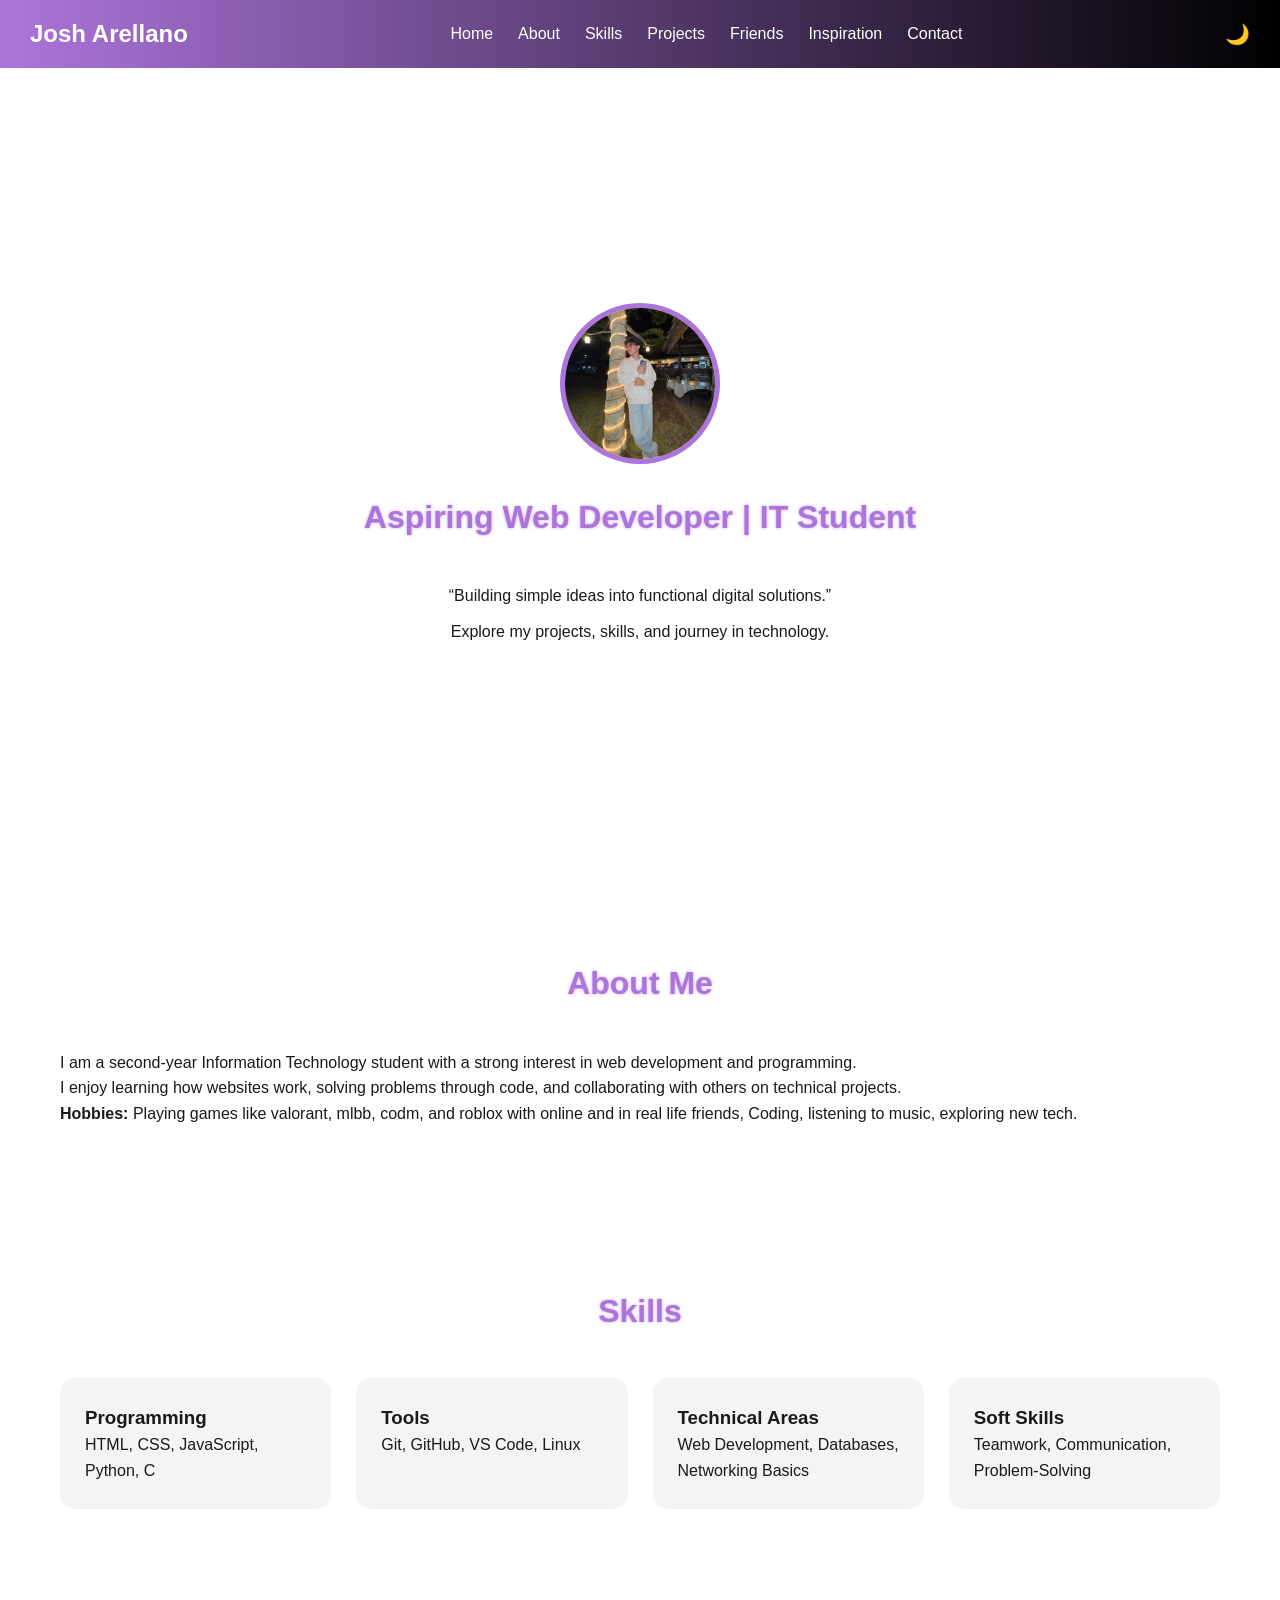
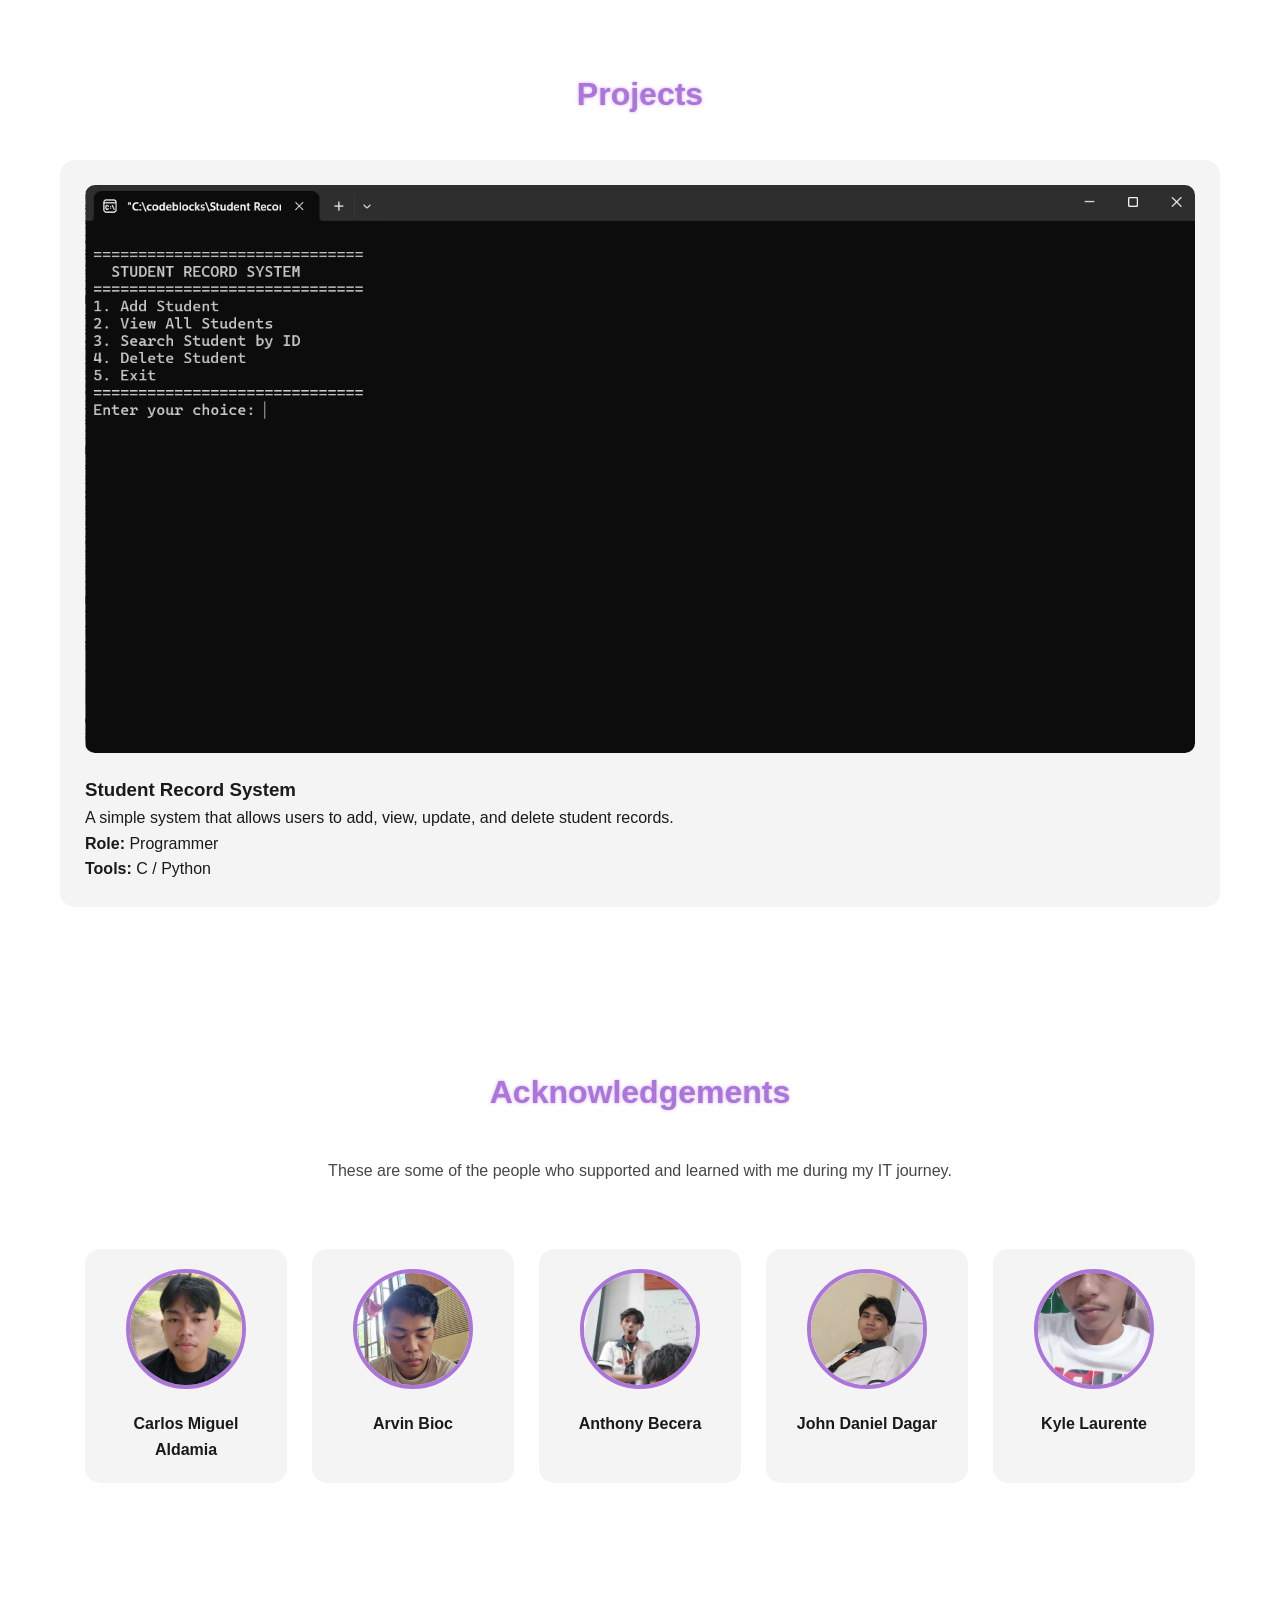
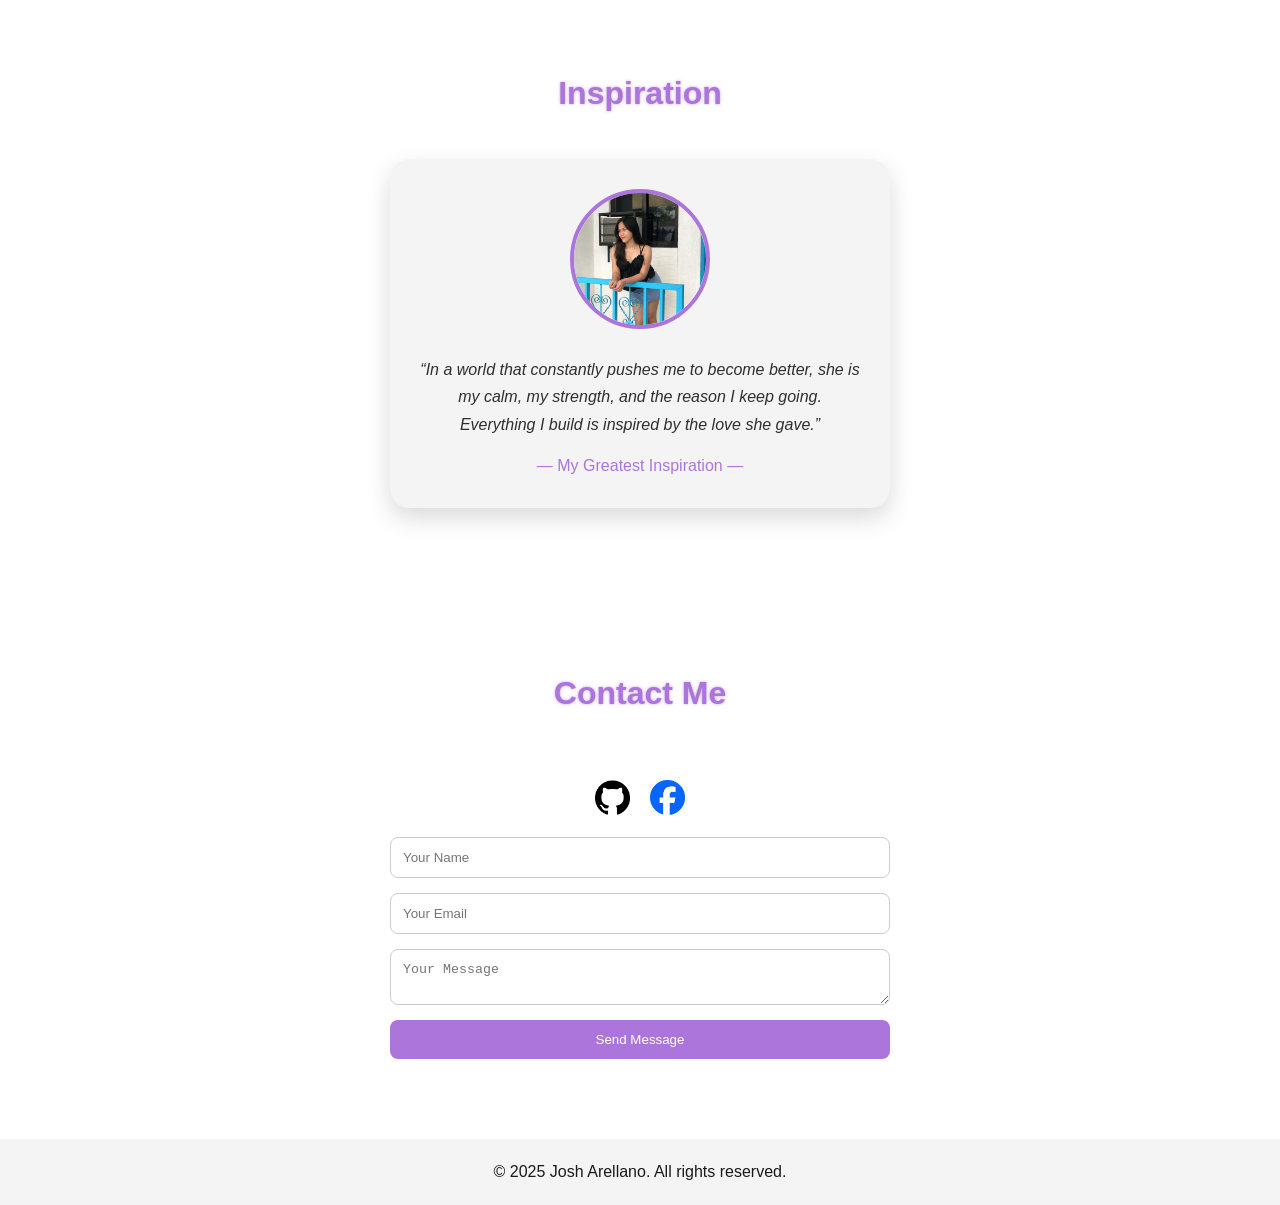
<file: index.html>
<!DOCTYPE html>
<html lang="en">
<head>
  <meta charset="UTF-8" />
  <meta name="viewport" content="width=device-width, initial-scale=1.0" />
  <title>Arellano, Josh P.</title>
  <link rel="stylesheet" href="style.css" />
</head>
<body>

  <!-- Navigation Bar -->
  <header>
    <nav class="navbar">
      <h1 class="logo">Josh Arellano</h1>
      <div class="menu-toggle" id="menu-toggle">
  <span></span>
  <span></span>
  <span></span>
</div>

<ul class="nav-links" id="nav-links">
  <li><a href="#home">Home</a></li>
  <li><a href="#about">About</a></li>
  <li><a href="#skills">Skills</a></li>
  <li><a href="#projects">Projects</a></li>
  <li><a href="#friends">Friends</a></li>
  <li><a href="#inspiration">Inspiration</a></li>
  <li><a href="#contact">Contact</a></li>
</ul>

      <button id="theme-toggle">🌙</button>
    </nav>
  </header>

  <!-- Home Section -->
  <section id="home" class="section home">
    <div class="home-content">
      <img src="profile.jpg" alt="Profile Picture" class="profile-img">
      <h2 class="glow-text">Aspiring Web Developer | IT Student</h2>
      <p>
        “Building simple ideas into functional digital solutions.”
      </p>
      <p>
        Explore my projects, skills, and journey in technology.
      </p>
    </div>
  </section>

  <!-- About Section -->
  <section id="about" class="section">
    <h2 class="glow-text">About Me</h2>
    <p>
      I am a second-year Information Technology student with a strong interest
      in web development and programming.
    </p>
    <p>
      I enjoy learning how websites work, solving problems through code,
      and collaborating with others on technical projects.
    </p>
    <p>
      <strong>Hobbies:</strong> Playing games like valorant, mlbb, codm, and roblox with online and in real life friends, Coding, listening to music, exploring new tech.
    </p>
  </section>

  <!-- Skills Section -->
  <section id="skills" class="section">
    <h2 class="glow-text">Skills</h2>

    <div class="skills-grid">
      <div class="skill-card">
        <h3>Programming</h3>
        <p>HTML, CSS, JavaScript, Python, C</p>
      </div>

      <div class="skill-card">
        <h3>Tools</h3>
        <p>Git, GitHub, VS Code, Linux</p>
      </div>

      <div class="skill-card">
        <h3>Technical Areas</h3>
        <p>Web Development, Databases, Networking Basics</p>
      </div>

      <div class="skill-card">
        <h3>Soft Skills</h3>
        <p>Teamwork, Communication, Problem-Solving</p>
      </div>
    </div>
  </section>

  <!-- Projects Section -->
  <section id="projects" class="section">
  <h2 class="glow-text">Projects</h2>

  <div class="projects-grid">
    <div class="project-card">
      <img src="student-record.png" alt="Student Record System">

      <h3>Student Record System</h3>
      <p>
        A simple system that allows users to add, view, update,
        and delete student records.
      </p>

      <p><strong>Role:</strong> Programmer</p>
      <p><strong>Tools:</strong> C / Python</p>
    </div>
  </div>
</section>


  <section id="friends" class="section">
  <h2 class="glow-text">Acknowledgements</h2>
  <p class="section-desc">
    These are some of the people who supported and learned with me during my IT journey.
  </p>

  <div class="friends-grid">
    <div class="friend-card">
      <img src="carlos.jpg" alt="Carlos Miguel Aldamia">
      <h3>Carlos Miguel Aldamia</h3>
    </div>

    <div class="friend-card">
      <img src="arvin.jpg" alt="Arvin Bioc">
      <h3>Arvin Bioc</h3>
    </div>

    <div class="friend-card">
  <img src="anthony.jpg" alt="Anthony Becera">
  <h3>Anthony Becera</h3>

</div>


    <div class="friend-card">
      <img src="john.jpg" alt="John Daniel Dagar">
      <h3>John Daniel Dagar</h3>
    </div>

    <div class="friend-card">
      <img src="kyle.jpg" alt="Kyle Laurente">
      <h3>Kyle Laurente</h3>
    </div>
  </div>
</section>

  <section id="inspiration" class="section inspiration">
  <h2 class="glow-text">Inspiration</h2>


  <div class="inspiration-card">
    <img src="gf.jpg" alt="My Inspiration">

    <blockquote>
      “In a world that constantly pushes me to become better,
      she is my calm, my strength, and the reason I keep going.
      Everything I build is inspired by the love she gave.”
    </blockquote>

    <p class="inspiration-name">
      — My Greatest Inspiration —
    </p>
  </div>
</section>


  <!-- Contact Section -->
  <section id="contact" class="section">
    <h2 class="glow-text">Contact Me</h2>

    <form
  action="mailto:pepitojosh86@gmail.com?subject=Portfolio Contact Message"
  method="POST"
  enctype="text/plain"
  class="contact-form"
>

    <div class="social-icons">
  <a href="https://github.com/Joshiiwu" target="_blank" aria-label="GitHub">
    <img src="github-icon.png" alt="GitHub">
  </a>

  <a href="https://facebook.com/itsmejoshiwu" target="_blank" aria-label="Facebook">
    <img src="facebook-icon.png" alt="Facebook">
  </a>
</div>


  <input
    type="text"
    name="name"
    placeholder="Your Name"
    required
  />

  <input
    type="email"
    name="email"
    placeholder="Your Email"
    required
  />

  <textarea
    name="message"
    placeholder="Your Message"
    required
  ></textarea>

  <button type="submit">Send Message</button>
</form>


    <div class="contact-info">
  
  </section>

  <footer>
    <p>© 2025 Josh Arellano. All rights reserved.</p>
  </footer>

  <script src="script.js"></script>
</body>
</html>
</file>
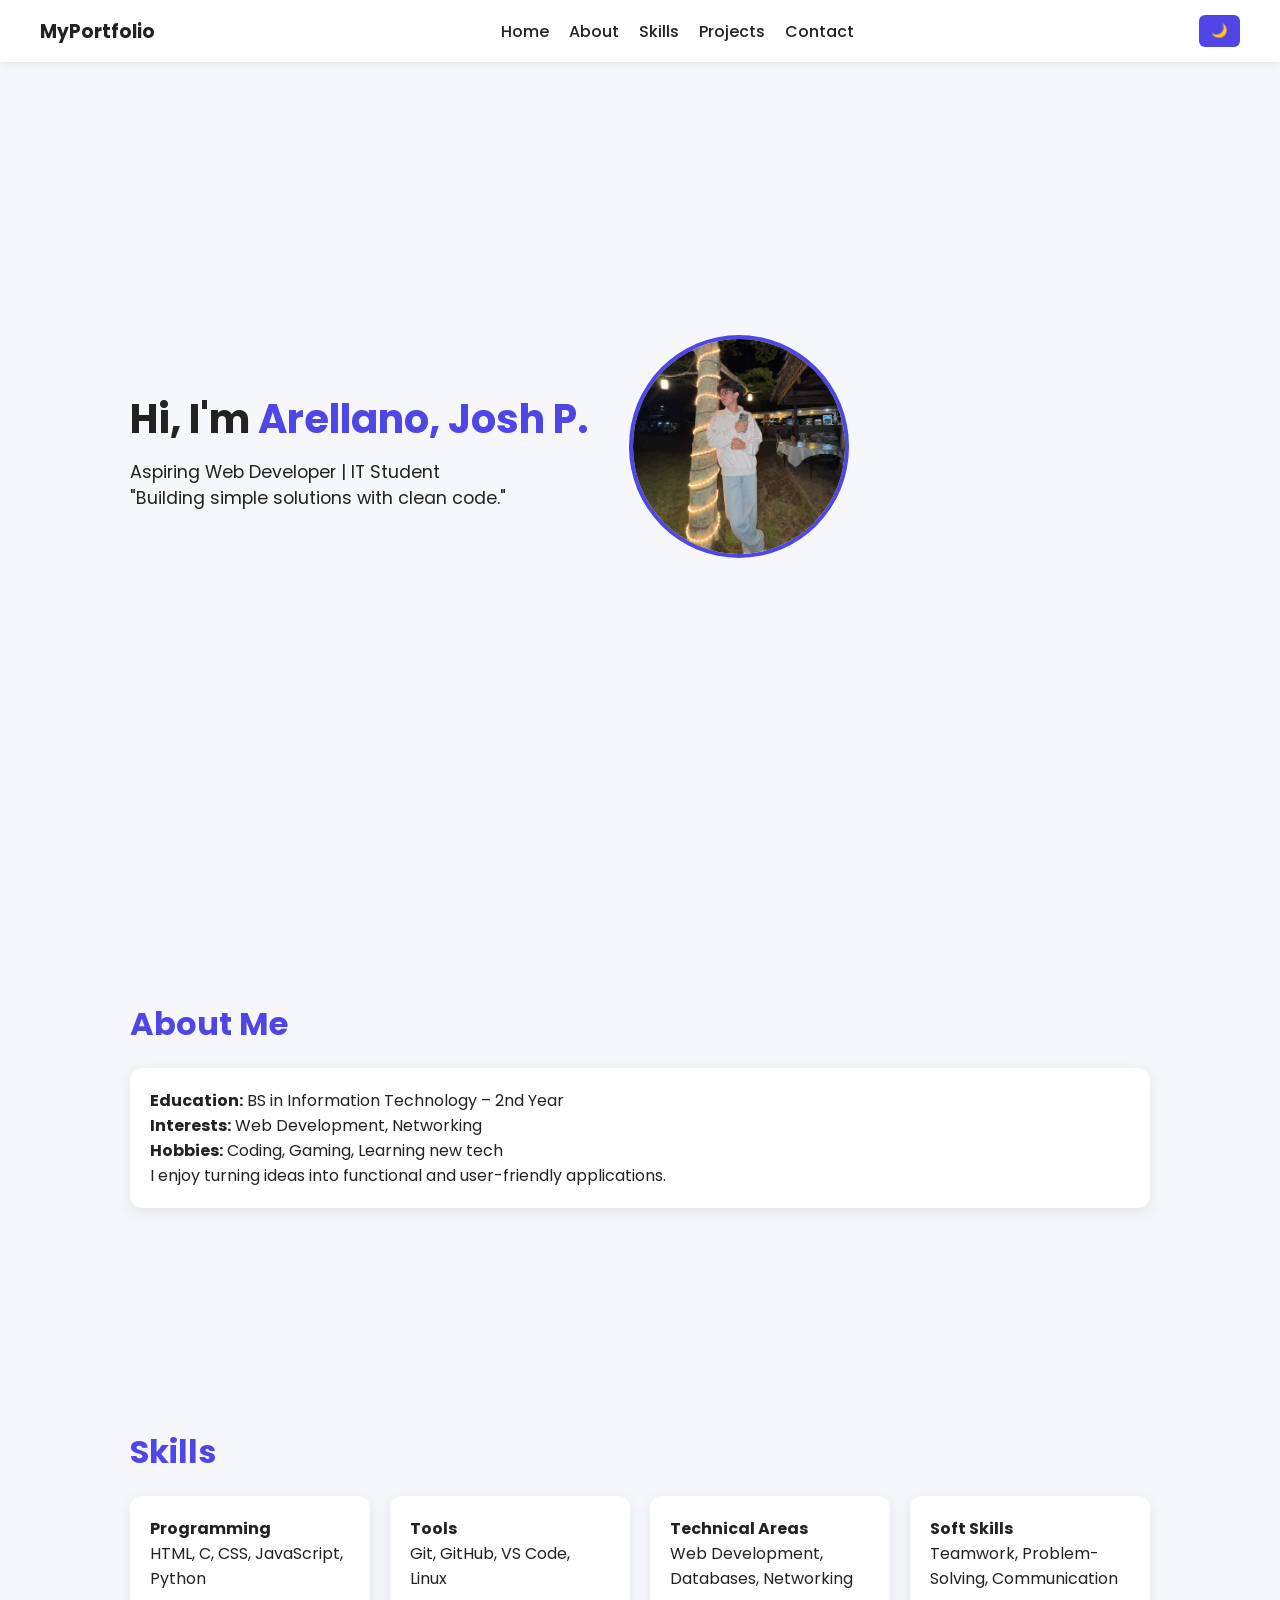
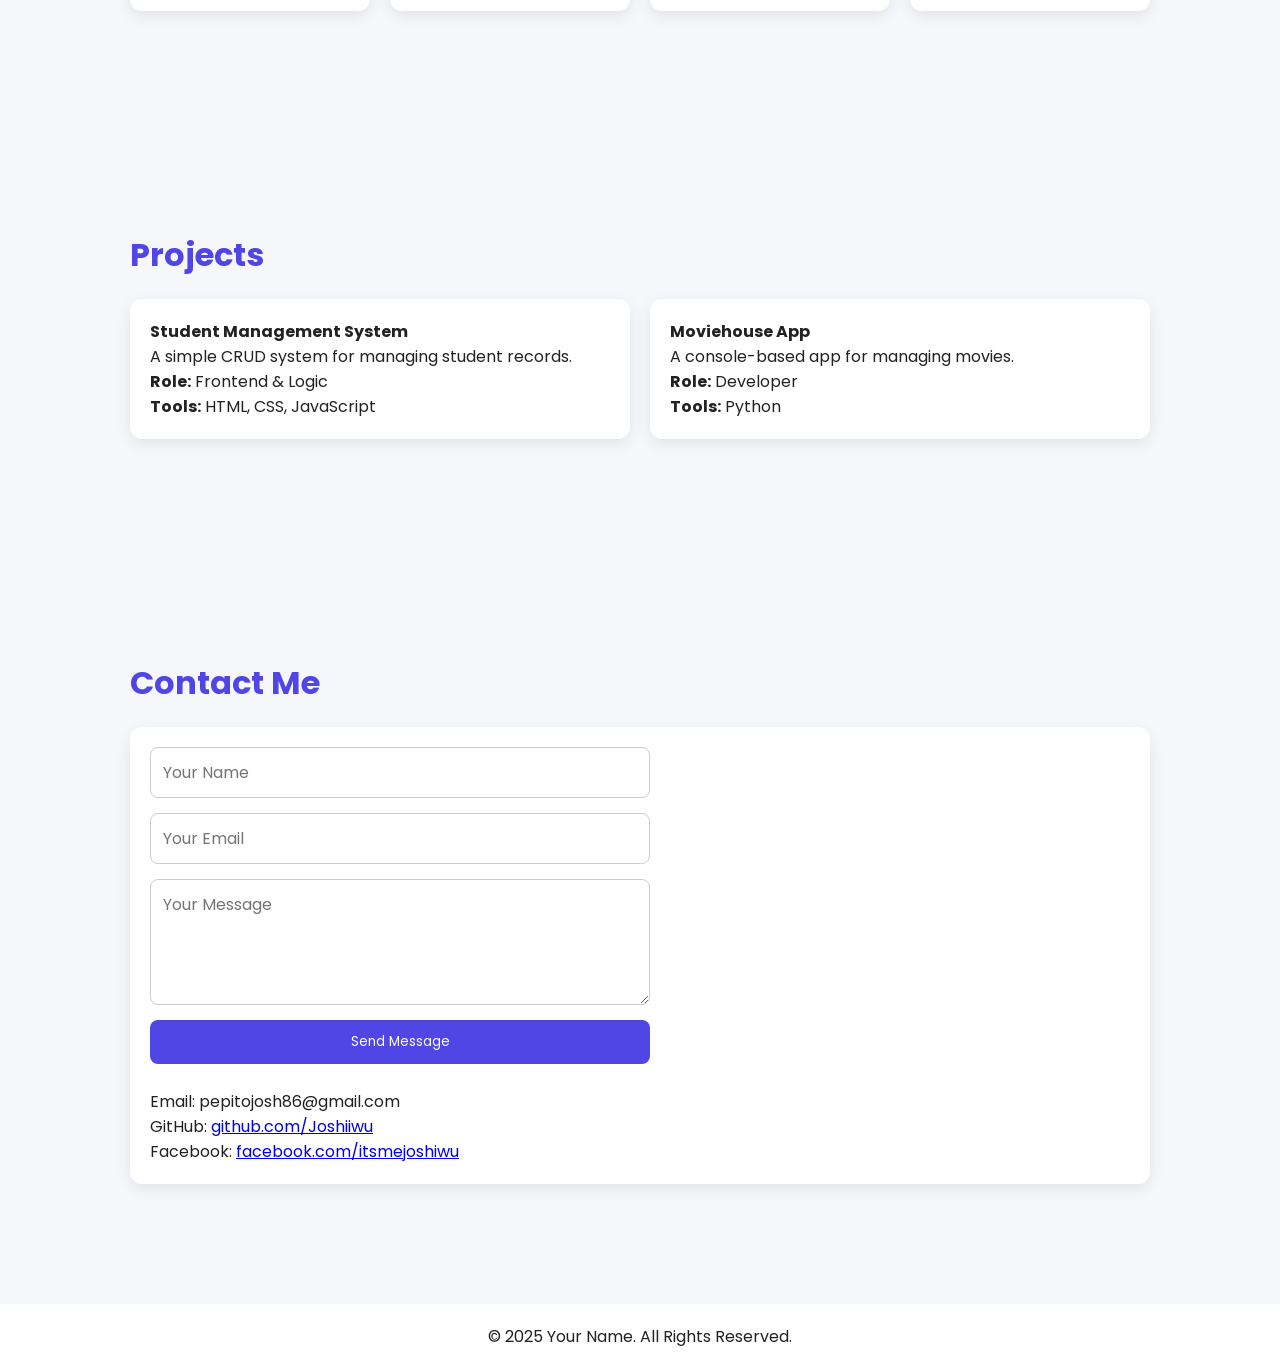
<file: html.html>
<!DOCTYPE html>
<html lang="en">
<head>
  <meta charset="UTF-8" />
  <meta name="viewport" content="width=device-width, initial-scale=1.0"/>
  <title>My Portfolio</title>

  <link href="https://fonts.googleapis.com/css2?family=Poppins:wght@300;400;600&display=swap" rel="stylesheet">

  <style>
    :root {
      --bg-color: #f5f7fa;
      --text-color: #222;
      --card-bg: #ffffff;
      --accent: #4f46e5;
    }

    body.dark {
      --bg-color: #0f172a;
      --text-color: #e5e7eb;
      --card-bg: #1e293b;
      --accent: #38bdf8;
    }

    * {
      margin: 0;
      padding: 0;
      box-sizing: border-box;
      scroll-behavior: smooth;
      font-family: 'Poppins', sans-serif;
    }

    body {
      background: var(--bg-color);
      color: var(--text-color);
    }

    nav {
      position: fixed;
      top: 0;
      width: 100%;
      background: var(--card-bg);
      display: flex;
      justify-content: space-between;
      align-items: center;
      padding: 15px 40px;
      box-shadow: 0 2px 10px rgba(0,0,0,0.08);
      z-index: 1000;
    }

    nav ul {
      display: flex;
      list-style: none;
      gap: 20px;
    }

    nav a {
      text-decoration: none;
      color: var(--text-color);
      font-weight: 500;
    }

    nav a:hover {
      color: var(--accent);
    }

    .toggle-btn {
      cursor: pointer;
      border: none;
      padding: 6px 12px;
      border-radius: 6px;
      background: var(--accent);
      color: #fff;
    }

    section {
      padding: 100px 40px;
      max-width: 1100px;
      margin: auto;
    }

    h2 {
      margin-bottom: 20px;
      font-size: 2rem;
      color: var(--accent);
    }

    #home {
      display: flex;
      align-items: center;
      gap: 40px;
      min-height: 100vh;
    }

    .home-text h1 {
      font-size: 2.5rem;
      margin-bottom: 10px;
    }

    .home-text p {
      font-size: 1.1rem;
      max-width: 500px;
    }

    .home-img img {
      width: 220px;
      border-radius: 50%;
      border: 4px solid var(--accent);
    }

    .card {
      background: var(--card-bg);
      padding: 20px;
      border-radius: 12px;
      margin-bottom: 20px;
      box-shadow: 0 5px 15px rgba(0,0,0,0.08);
    }

    .skills-grid {
      display: grid;
      grid-template-columns: repeat(auto-fit, minmax(220px, 1fr));
      gap: 20px;
    }

    .projects-grid {
      display: grid;
      grid-template-columns: repeat(auto-fit, minmax(280px, 1fr));
      gap: 20px;
    }

    form {
      display: flex;
      flex-direction: column;
      gap: 15px;
      max-width: 500px;
    }

    input, textarea {
      padding: 12px;
      border-radius: 8px;
      border: 1px solid #ccc;
      font-size: 1rem;
    }

    button {
      background: var(--accent);
      color: white;
      padding: 12px;
      border: none;
      border-radius: 8px;
      cursor: pointer;
    }

    footer {
      text-align: center;
      padding: 20px;
      background: var(--card-bg);
    }
       @media (max-width: 768px) {
      #home {
        flex-direction: column;
        text-align: center;
      }
    }

@media (max-width: 600px) {

  nav {
    padding: 12px 20px;
    flex-wrap: wrap;
  }

  nav ul {
    width: 100%;
    justify-content: center;
    flex-wrap: wrap;
    gap: 12px;
    margin-top: 10px;
  }

  section {
    padding: 90px 20px;
  }

  h2 {
    font-size: 1.6rem;
    text-align: center;
  }

  #home {
    flex-direction: column;
    text-align: center;
    gap: 25px;
  }

  .home-text h1 {
    font-size: 1.9rem;
  }

  .home-text p {
    font-size: 1rem;
  }

  .home-img img {
    width: 180px;
    height: 180px;
    object-fit: cover;
  }

  .card {
    padding: 18px;
  }

  form {
    max-width: 100%;
  }
}

@media (min-width: 601px) and (max-width: 900px) {

  section {
    padding: 100px 30px;
  }

  #home {
    gap: 30px;
  }

  .home-text h1 {
    font-size: 2.2rem;
  }

  .home-img img {
    width: 200px;
    height: 200px;
  }
}
  </style>
</head>

<body>

<nav>
  <h3>MyPortfolio</h3>
  <ul>
    <li><a href="#home">Home</a></li>
    <li><a href="#about">About</a></li>
    <li><a href="#skills">Skills</a></li>
    <li><a href="#projects">Projects</a></li>
    <li><a href="#contact">Contact</a></li>
  </ul>
  <button class="toggle-btn" onclick="toggleTheme()">🌙</button>
</nav>

<section id="home">
  <div class="home-text">
    <h1>Hi, I'm <span style="color:var(--accent)">Arellano, Josh P.</span></h1>
    <p>Aspiring Web Developer | IT Student</p>
    <p>"Building simple solutions with clean code."</p>
  </div>
  <div class="home-img">
    <img src="images/profile.jpg" alt="My Profile Photo">

  </div>
</section>

<section id="about">
  <h2>About Me</h2>
  <div class="card">
    <p><strong>Education:</strong> BS in Information Technology – 2nd Year</p>
    <p><strong>Interests:</strong> Web Development, Networking</p>
    <p><strong>Hobbies:</strong> Coding, Gaming, Learning new tech</p>
    <p>I enjoy turning ideas into functional and user-friendly applications.</p>
  </div>
</section>

<section id="skills">
  <h2>Skills</h2>
  <div class="skills-grid">
    <div class="card">
      <h4>Programming</h4>
      <p>HTML, C, CSS, JavaScript, Python</p>
    </div>
    <div class="card">
      <h4>Tools</h4>
      <p>Git, GitHub, VS Code, Linux</p>
    </div>
    <div class="card">
      <h4>Technical Areas</h4>
      <p>Web Development, Databases, Networking</p>
    </div>
    <div class="card">
      <h4>Soft Skills</h4>
      <p>Teamwork, Problem-Solving, Communication</p>
    </div>
  </div>
</section>

<section id="projects">
  <h2>Projects</h2>
  <div class="projects-grid">
    <div class="card">
      <h4>Student Management System</h4>
      <p>A simple CRUD system for managing student records.</p>
      <p><strong>Role:</strong> Frontend & Logic</p>
      <p><strong>Tools:</strong> HTML, CSS, JavaScript</p>
    </div>

    <div class="card">
      <h4>Moviehouse App</h4>
      <p>A console-based app for managing movies.</p>
      <p><strong>Role:</strong> Developer</p>
      <p><strong>Tools:</strong> Python</p>
    </div>
  </div>
</section>

<section id="contact">
  <h2>Contact Me</h2>
  <div class="card">
    <form>
      <input type="text" placeholder="Your Name" required>
      <input type="email" placeholder="Your Email" required>
      <textarea rows="4" placeholder="Your Message"></textarea>
      <button type="submit">Send Message</button>
    </form>
    <br>
    <p>Email: pepitojosh86@gmail.com</p>
    <p>
      GitHub: <a href="#" target="_blank">github.com/Joshiiwu</a><br>
      Facebook: <a href="#" target="_blank">facebook.com/itsmejoshiwu</a>
    </p>
  </div>
</section>

<footer>
  <p>© 2025 Your Name. All Rights Reserved.</p>
</footer>

<script>
  const body = document.body;

  function toggleTheme() {
    body.classList.toggle("dark");
    localStorage.setItem("theme", body.classList.contains("dark") ? "dark" : "light");
  }

  if (localStorage.getItem("theme") === "dark") {
    body.classList.add("dark");
  }
</script>

</body>
</html>
</file>
<file: style.css>
:root {
  --primary: #ac75db;
  --bg: #ffffff;
  --text: #1a1a1a;
  --card: #f4f4f4;
}

body.dark {
  --primary: #393e51;
  --bg: #0f1a1f;
  --text: #ffffff;
  --card: #1e2a30;
}

.home-content:hover .glow-text {
  text-shadow:
    0 0 10px var(--primary),
    0 0 20px var(--primary),
    0 0 35px var(--primary);
}


* {
  margin: 0;
  padding: 0;
  box-sizing: border-box;
}

html {
  scroll-behavior: smooth;
}

body {
  font-family: "Poppins", sans-serif;
  background: var(--bg);
  color: var(--text);
  line-height: 1.6;
}

/* ===== NAVBAR ===== */
header {
  position: sticky;
  top: 0;
  z-index: 1000;
}

.navbar {
  background: linear-gradient(90deg, var(--primary), #000);
  display: flex;
  align-items: center;
  justify-content: space-between;
  padding: 15px 30px;
}

.logo {
  color: #fff;
  font-weight: 600;
}

.nav-links {
  display: flex;
  gap: 25px;
  list-style: none;
}

.nav-links a {
  color: #fff;
  text-decoration: none;
  position: relative;
}

.nav-links a::after {
  content: "";
  position: absolute;
  width: 0;
  height: 2px;
  left: 0;
  bottom: -5px;
  background: #fff;
  transition: width 0.3s;
}

.nav-links a:hover::after {
  width: 100%;
}

#theme-toggle {
  background: none;
  border: none;
  color: #fff;
  font-size: 20px;
  cursor: pointer;
}

/* ===== SECTIONS ===== */
.section {
  padding: 80px 20px;
  max-width: 1200px;
  margin: auto;
}

.section h2 {
  text-align: center;
  margin-bottom: 40px;
  font-size: 2rem;
  color: var(--primary);
}

/* ===== HOME ===== */
.home {
  min-height: 90vh;
  display: flex;
  align-items: center;
  justify-content: center;
  text-align: center;
}

.home-content {
  max-width: 600px;
}

.profile-img {
  width: 160px;
  border-radius: 50%;
  border: 5px solid var(--primary);
  margin-bottom: 20px;
}

.home p {
  margin-top: 10px;
}

/* ===== CARDS ===== */
.skills-grid,
.projects-grid {
  display: grid;
  grid-template-columns: repeat(auto-fit, minmax(250px, 1fr));
  gap: 25px;
}

.skill-card,
.project-card {
  background: var(--card);
  padding: 25px;
  border-radius: 15px;
  transition: transform 0.3s, box-shadow 0.3s;
}

.skill-card:hover,
.project-card:hover {
  transform: translateY(-8px);
  box-shadow: 0 10px 25px rgba(0,0,0,0.15);
}

.project-card img {
  width: 100%;
  border-radius: 10px;
  margin-bottom: 15px;
}

/* ===== CONTACT ===== */
.contact-form {
  max-width: 500px;
  margin: auto;
  display: flex;
  flex-direction: column;
  gap: 15px;
}

.contact-form input,
.contact-form textarea {
  padding: 12px;
  border-radius: 8px;
  border: 1px solid #ccc;
}

.contact-form button {
  background: var(--primary);
  color: #fff;
  border: none;
  padding: 12px;
  border-radius: 8px;
  cursor: pointer;
}

/* ===== FOOTER ===== */
footer {
  text-align: center;
  padding: 20px;
  background: var(--card);
}

/* ===== MOBILE RESPONSIVE ===== */
@media (max-width: 768px) {
  .nav-links {
    display: none;
  }

  .home {
    padding: 40px 10px;
  }

  .profile-img {
    width: 130px;
  }
}

/* ===== HAMBURGER MENU ===== */
.menu-toggle {
  display: none;
  flex-direction: column;
  cursor: pointer;
}

.menu-toggle span {
  width: 25px;
  height: 3px;
  background: #fff;
  margin: 4px 0;
  transition: 0.3s;
}

/* ===== MOBILE MENU ===== */
@media (max-width: 768px) {
  .menu-toggle {
    display: flex;
  }

  .nav-links {
    position: absolute;
    top: 65px;
    right: 0;
    background: var(--primary);
    width: 100%;
    flex-direction: column;
    align-items: center;
    display: none;
    padding: 20px 0;
  }

  .nav-links li {
    margin: 15px 0;
  }

  .nav-links.active {
    display: flex;
  }
}

.section-desc {
  text-align: center;
  margin-bottom: 40px;
  opacity: 0.8;
}

.friends-grid {
  display: grid;
  grid-template-columns: repeat(auto-fit, minmax(180px, 1fr));
  gap: 25px;
  padding: 25px;
}

.friend-card {
  background: var(--card);
  padding: 20px;
  border-radius: 15px;
  text-align: center;
  transition: transform 0.3s, box-shadow 0.3s;
}

.friend-card:hover {
  transform: translateY(-6px);
  box-shadow: 0 10px 20px rgba(0,0,0,0.15);
}

.friend-card img {
  width: 120px;
  height: 120px;
  object-fit: cover;
  border-radius: 50%;
  border: 4px solid var(--primary);
  margin-bottom: 15px;
}

.friend-card h3 {
  font-size: 1rem;
}

.role-text {
  padding: 5px;
  font-size: 0.85rem;
  opacity: 0.8;
  margin-top: 5px;
}



/* ===== INSPIRATION SECTION ===== */
.inspiration {
  text-align: center;
}

.inspiration-card {
  max-width: 500px;
  margin: auto;
  background: var(--card);
  padding: 30px;
  border-radius: 20px;
  box-shadow: 0 10px 25px rgba(0,0,0,0.15);
}

.inspiration-card img {
  width: 140px;
  height: 140px;
  object-fit: cover;
  border-radius: 50%;
  border: 4px solid var(--primary);
  margin-bottom: 20px;
}

.inspiration-card blockquote {
  font-style: italic;
  font-size: 1rem;
  line-height: 1.7;
  margin-bottom: 15px;
  opacity: 0.9;
}

.inspiration-name {
  font-weight: 500;
  color: var(--primary);
}

/* ===== GLOW TEXT ===== */
.glow-text {
  color: var(--primary);
  text-shadow:
    0 0 2px rgba(172, 117, 219, 0.6),
    0 0 4px rgba(172, 117, 219, 0.5),
    0 0 6px rgba(172, 117, 219, 0.4);
}

/* Light mode: subtle glow */
body:not(.dark) .glow-text {
  text-shadow:
    0 0 2px rgba(172, 117, 219, 0.5),
    0 0 4px rgba(172, 117, 219, 0.3);
}

/* Dark mode: stronger glow */
body.dark .glow-text {
  color: #ffffff;
  text-shadow:
    0 0 6px rgba(57, 62, 81, 0.8),
    0 0 12px rgba(57, 62, 81, 0.6),
    0 0 25px rgba(57, 62, 81, 0.5);
}


.social-icons {
  margin-top: 20px;
  display: flex;
  justify-content: center;
  gap: 20px;
}

.social-icons img {
  width: 35px;
  height: 35px;
  transition: transform 0.3s, filter 0.3s;
}

.social-icons img:hover {
  transform: scale(1.2);
  filter: drop-shadow(0 0 8px var(--primary));
}

body.dark p,
body.dark li {
  color: #e0e0e0;
}

/* ===== PROFILE HOVER ANIMATION ===== */
.profile-img {
  transition: transform 0.5s ease, box-shadow 0.5s ease;
}

.profile-img:hover {
  transform: scale(1.08) rotate(2deg);
  box-shadow: 0 0 25px var(--primary);
}

@keyframes float {
  0% { transform: translateY(0); }
  50% { transform: translateY(-8px); }
  100% { transform: translateY(0); }
}

.profile-img {
  animation: float 4s ease-in-out infinite;
}

.profile-img:hover {
  animation: pulseGlow 1.5s infinite;
}

@keyframes pulseGlow {
  0% { box-shadow: 0 0 10px var(--primary); }
  50% { box-shadow: 0 0 30px var(--primary); }
  100% { box-shadow: 0 0 10px var(--primary); }
}

/* ===== HAMBURGER MENU ANIMATION ===== */
.menu-toggle.active span:nth-child(1) {
  transform: rotate(45deg) translate(5px, 5px);
}

.menu-toggle.active span:nth-child(2) {
  opacity: 0;
}

.menu-toggle.active span:nth-child(3) {
  transform: rotate(-45deg) translate(6px, -6px);
}

.menu-toggle span {
  transition: all 0.4s ease;
}
</file>
